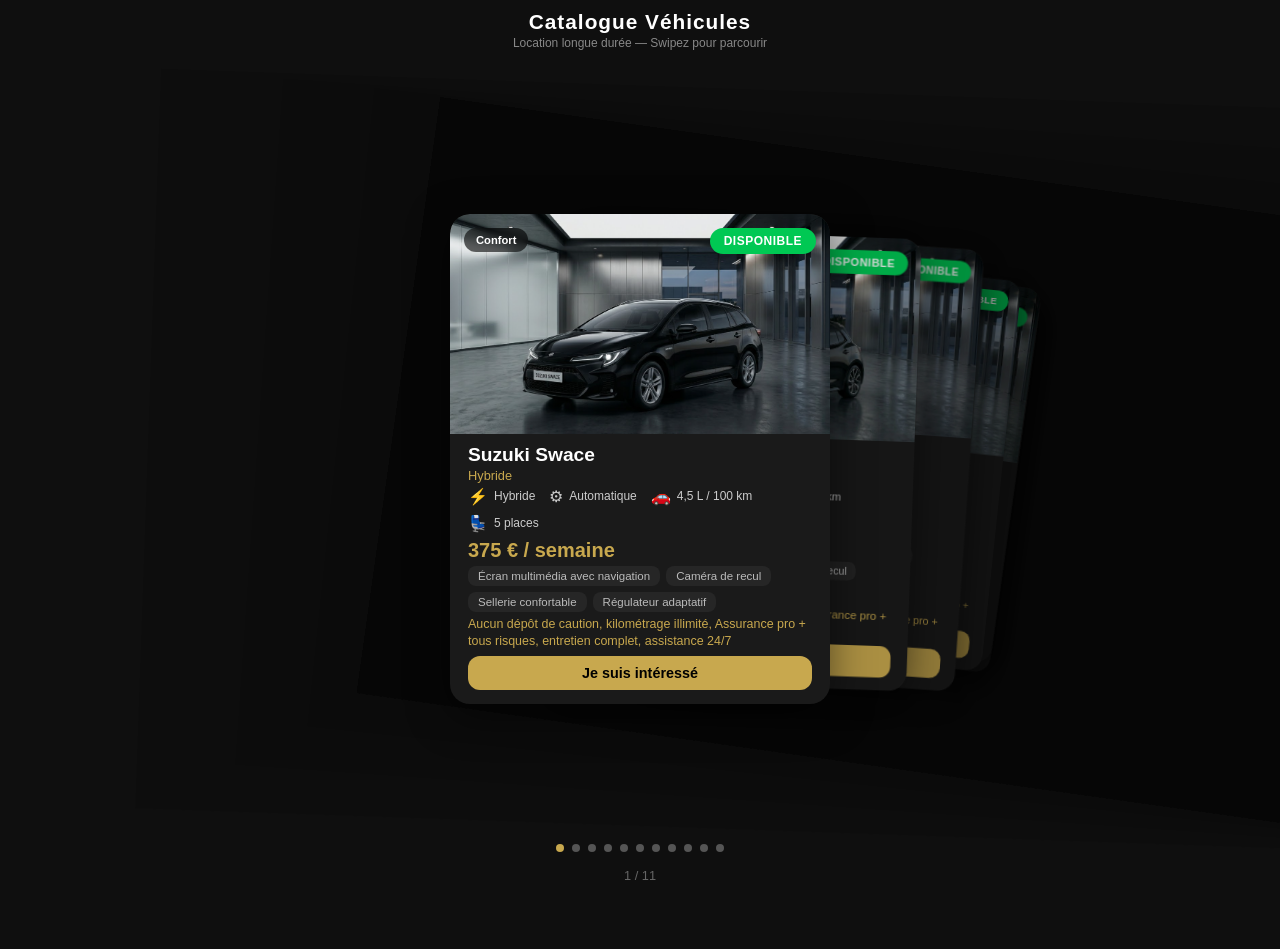
<file: index.html>
<!DOCTYPE html>
<html lang="en">
<head>
    <meta charset="UTF-8">
    <meta name="viewport" content="width=device-width, initial-scale=1.0, user-scalable=no">
    <title>Catalogue Véhicules - Location Longue Durée</title>
    <link rel="stylesheet" href="https://cdn.jsdelivr.net/npm/swiper@11/swiper-bundle.min.css">
    <link rel="stylesheet" href="styles.css">
</head>
<body>
    <header>
        <h1>Catalogue Véhicules</h1>
        <p class="subtitle">Location longue durée — Swipez pour parcourir</p>
    </header>

    <div class="swiper">
        <div class="swiper-wrapper" id="catalog">
            <!-- Cards injected by JS -->
        </div>
        <div class="swiper-pagination"></div>
    </div>

    <div class="counter" id="counter">1 / 0</div>

    <!-- Hidden iframe target for Google Forms submission (avoids CORS issues) -->
    <iframe name="hidden_iframe" id="hidden_iframe" style="display:none;" onload="window.googleFormSubmitted && window.googleFormSubmitted()"></iframe>

    <!-- Modal contact form (submits to Google Forms) -->
    <div class="modal-overlay" id="modal-overlay">
        <div class="modal">
            <button class="modal-close" id="modal-close" aria-label="Fermer">&times;</button>
            <h2 class="modal-title">Être recontacté</h2>
            <p class="modal-subtitle">Laissez vos coordonnées, on vous rappelle rapidement.</p>

            <form
                class="contact-form"
                id="contact-form"
                action="https://docs.google.com/forms/d/e/1FAIpQLSe-K-F2vcDSnGV5sG3miH2qeJ48csBOTnnxpjSBMxJYLtF15w/formResponse"
                method="POST"
                target="hidden_iframe"
            >
                <label class="form-label">
                    Prénom
                    <input type="text" name="entry.349062347" required autocomplete="given-name" />
                </label>

                <label class="form-label">
                    Nom
                    <input type="text" name="entry.299678161" required autocomplete="family-name" />
                </label>

                <label class="form-label">
                    Téléphone
                    <input type="tel" name="entry.1030378852" required autocomplete="tel" placeholder="06 12 34 56 78" />
                </label>

                <label class="form-label">
                    Véhicule qui m'intéresse
                    <input type="text" name="entry.1385620102" id="vehicule-field" readonly />
                </label>

                <label class="form-label">
                    Meilleur moment pour vous rappeler
                    <input type="text" name="entry.1688362165" placeholder="Ex : matin, après-midi, soir…" />
                </label>

                <button type="submit" class="form-submit">Envoyer</button>
            </form>

            <div class="form-success" id="form-success">
                <div class="form-success-icon">&#10003;</div>
                <h3>Merci !</h3>
                <p>Nous vous rappellerons très bientôt.</p>
            </div>
        </div>
    </div>

    <script src="https://cdn.jsdelivr.net/npm/swiper@11/swiper-bundle.min.js"></script>
    <script src="cars.js"></script>
    <script src="script.js"></script>
</body>
</html>
</file>
<file: styles.css>
* {
    margin: 0;
    padding: 0;
    box-sizing: border-box;
}

body {
    font-family: -apple-system, BlinkMacSystemFont, 'Segoe UI', Roboto, sans-serif;
    background: #0f0f0f;
    color: #fff;
    min-height: 100vh;
    min-height: 100dvh;
    overflow: hidden;
}

header {
    text-align: center;
    padding: 10px 16px 4px;
}

header h1 {
    font-size: 1.3rem;
    font-weight: 700;
    letter-spacing: 1px;
}

.subtitle {
    font-size: 0.75rem;
    color: #888;
    margin-top: 2px;
}

/* Swiper */
.swiper {
    width: 100%;
    height: calc(100vh - 90px);
    height: calc(100dvh - 90px);
    padding: 4px 0;
}

.swiper-slide {
    display: flex;
    justify-content: center;
    align-items: center;
}

/* Car Card */
.car-card {
    width: 90%;
    max-width: 380px;
    background: #1a1a1a;
    border-radius: 20px;
    overflow: hidden;
    box-shadow: 0 10px 40px rgba(0,0,0,0.5);
    position: relative;
}

.car-image-wrapper {
    width: 100%;
    height: 220px;
    overflow: visible;
    position: relative;
}

.car-image-wrapper img {
    width: 100%;
    height: 100%;
    object-fit: cover;
    border-radius: 20px 20px 0 0;
}

/* Availability Badge */
.badge {
    position: absolute;
    top: 14px;
    right: 14px;
    padding: 6px 14px;
    border-radius: 20px;
    font-size: 0.75rem;
    font-weight: 600;
    text-transform: uppercase;
    letter-spacing: 0.5px;
}

.badge.available {
    background: #00c853;
    color: #fff;
}

.badge.sold {
    background: #ff1744;
    color: #fff;
}

.badge.reserved {
    background: #ff9100;
    color: #fff;
}

/* Card Info */
.car-info {
    padding: 10px 18px 14px;
}

.car-name {
    font-size: 1.2rem;
    font-weight: 700;
    margin-bottom: 2px;
}

.car-category {
    font-size: 0.8rem;
    color: #c8a84e;
    margin-bottom: 4px;
    font-weight: 500;
}

.tag-badge {
    position: absolute;
    top: 14px;
    left: 14px;
    padding: 6px 12px;
    border-radius: 20px;
    font-size: 0.7rem;
    font-weight: 600;
    background: rgba(0,0,0,0.6);
    color: #fff;
    backdrop-filter: blur(4px);
}

.car-equipment {
    list-style: none;
    padding: 0;
    margin: 4px 0;
    display: flex;
    flex-wrap: wrap;
    gap: 6px;
}

.car-equipment li {
    font-size: 0.72rem;
    color: #bbb;
    background: #262626;
    padding: 4px 10px;
    border-radius: 8px;
}

.car-details {
    display: flex;
    gap: 8px 14px;
    flex-wrap: wrap;
    margin-bottom: 6px;
}

.detail {
    display: flex;
    align-items: center;
    gap: 6px;
    font-size: 0.75rem;
    color: #ccc;
}

.detail-icon {
    font-size: 1rem;
}

.car-price {
    font-size: 1.25rem;
    font-weight: 700;
    color: #c8a84e;
}

.car-description {
    font-size: 0.78rem;
    color:  #c8a84e;
    line-height: 1.4;
    margin-top: 2px;
}

/* Counter */
.counter {
    text-align: center;
    padding: 4px;
    font-size: 0.8rem;
    color: #666;
}

/* Swiper pagination */
.swiper-pagination-bullet {
    background: #555;
    opacity: 1;
}

.swiper-pagination-bullet-active {
    background: #c8a84e;
}

/* Contact button */
.contact-btn {
    display: inline-block;
    margin-top: 6px;
    padding: 9px 24px;
    background: #c8a84e;
    color: #000;
    border: none;
    border-radius: 12px;
    font-size: 0.9rem;
    font-weight: 700;
    cursor: pointer;
    text-decoration: none;
    width: 100%;
    text-align: center;
}

.contact-btn:hover {
    background: #b8952f;
}

.contact-btn.disabled {
    background: #333;
    color: #666;
    pointer-events: none;
}

/* ============================================
   Contact Modal
   ============================================ */
.modal-overlay {
    position: fixed;
    inset: 0;
    background: rgba(0, 0, 0, 0.85);
    backdrop-filter: blur(6px);
    display: none;
    justify-content: center;
    align-items: center;
    z-index: 1000;
    padding: 20px;
}

.modal-overlay.active {
    display: flex;
}

.modal {
    background: #1a1a1a;
    border: 1px solid #2a2a2a;
    border-radius: 20px;
    padding: 28px 24px 24px;
    width: 100%;
    max-width: 380px;
    position: relative;
    box-shadow: 0 20px 60px rgba(0, 0, 0, 0.7);
    animation: modalIn 0.25s ease-out;
}

@keyframes modalIn {
    from { transform: translateY(20px); opacity: 0; }
    to { transform: translateY(0); opacity: 1; }
}

.modal-close {
    position: absolute;
    top: 10px;
    right: 14px;
    background: none;
    border: none;
    color: #888;
    font-size: 1.8rem;
    cursor: pointer;
    line-height: 1;
    padding: 4px 10px;
}

.modal-close:hover {
    color: #fff;
}

.modal-title {
    font-size: 1.3rem;
    font-weight: 700;
    color: #fff;
    margin-bottom: 4px;
}

.modal-subtitle {
    font-size: 0.85rem;
    color: #888;
    margin-bottom: 18px;
}

/* Form */
.contact-form {
    display: flex;
    flex-direction: column;
    gap: 12px;
}

.hp-field {
    display: none;
}

.form-label {
    display: flex;
    flex-direction: column;
    font-size: 0.78rem;
    color: #c8a84e;
    font-weight: 600;
    gap: 5px;
}

.form-label input {
    background: #0f0f0f;
    border: 1px solid #2a2a2a;
    border-radius: 10px;
    padding: 11px 14px;
    color: #fff;
    font-size: 0.95rem;
    font-family: inherit;
    outline: none;
    transition: border-color 0.15s;
}

.form-label input:focus {
    border-color: #c8a84e;
}

.form-label input[readonly] {
    color: #888;
    cursor: not-allowed;
}

.form-submit {
    margin-top: 6px;
    padding: 13px 20px;
    background: #c8a84e;
    color: #000;
    border: none;
    border-radius: 12px;
    font-size: 1rem;
    font-weight: 700;
    cursor: pointer;
    transition: background 0.15s;
}

.form-submit:hover:not(:disabled) {
    background: #b8952f;
}

.form-submit:disabled {
    opacity: 0.6;
    cursor: not-allowed;
}

/* Success state */
.form-success {
    display: none;
    text-align: center;
    padding: 20px 0 10px;
}

.form-success-icon {
    width: 60px;
    height: 60px;
    border-radius: 50%;
    background: #00c853;
    color: #fff;
    font-size: 2rem;
    line-height: 60px;
    margin: 0 auto 14px;
    font-weight: 700;
}

.form-success h3 {
    font-size: 1.3rem;
    color: #fff;
    margin-bottom: 6px;
}

.form-success p {
    font-size: 0.9rem;
    color: #888;
}
</file>
